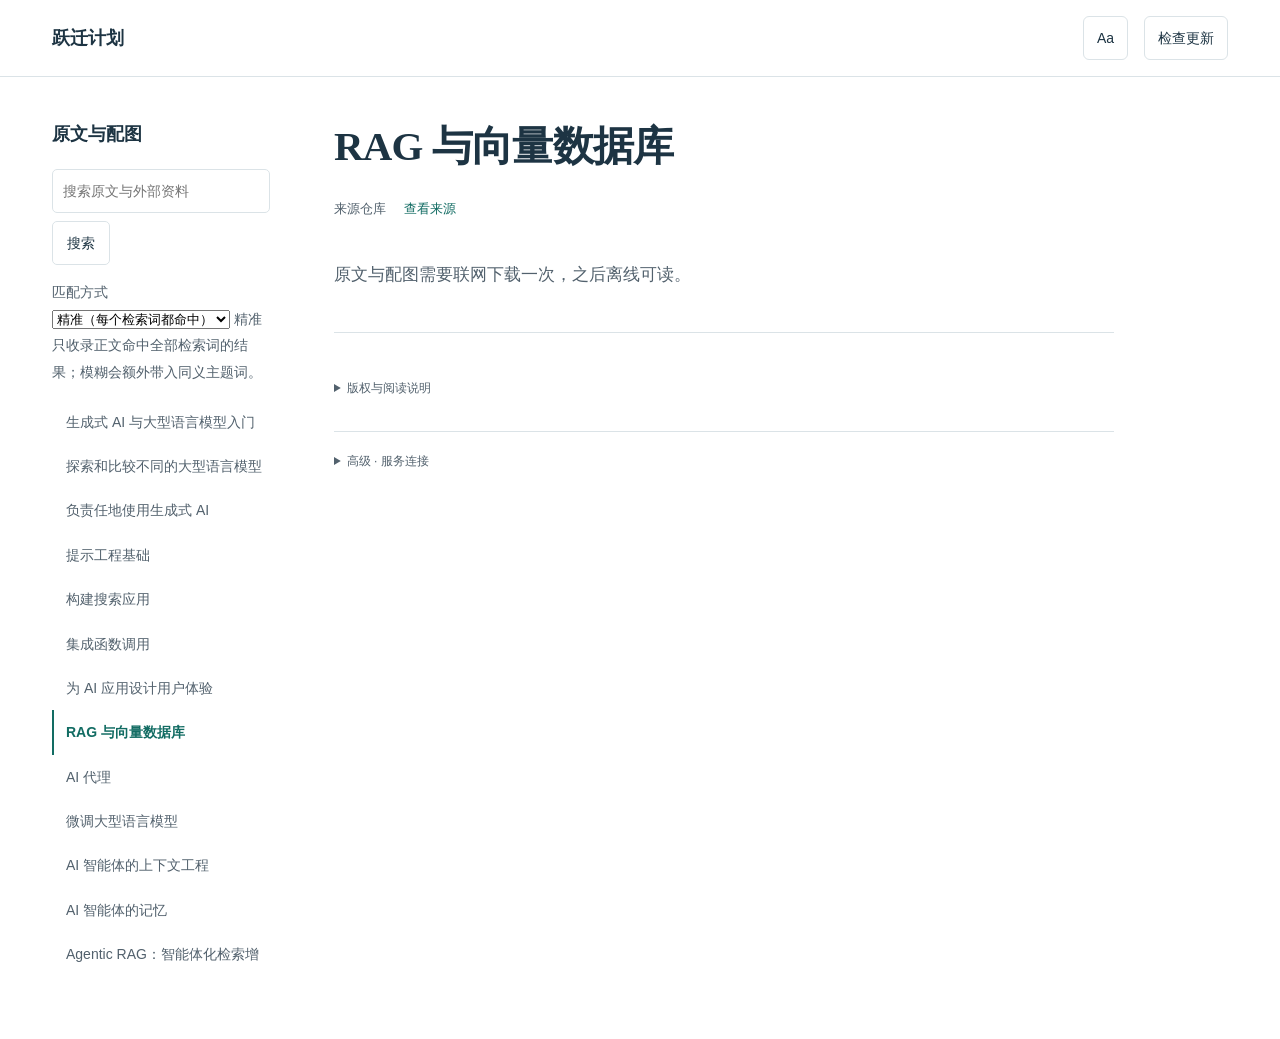
<file: yueqian-training/materials.html>
<!doctype html>
<html lang="zh-CN">
<head>
  <meta charset="utf-8">
  <meta name="viewport" content="width=device-width,initial-scale=1">
  <meta name="referrer" content="no-referrer">
  <title>原文与配图 · 跃迁计划</title>
  <link rel="icon" href="./icon-180.png">
  <script>try{var t=JSON.parse(localStorage.getItem('yueqian.v1')||'null');t=t&&t.theme;if(t==='light'||t==='dark')document.documentElement.dataset.theme=t}catch(e){}</script>
  <link rel="stylesheet" href="./external-materials.css">
  <script src="./external-catalog.js" defer></script>
  <script src="./material-services.js" defer></script>
  <script src="./content-release.js" defer></script>
  <script src="./material-search.js" defer></script>
  <script src="./external-materials.js" defer></script>
</head>
<body data-materials-root data-material-default="ms-rag">
  <a class="source-skip" href="#source-title">跳到原文</a>
  <header class="source-bar"><div class="source-bar-inner">
    <a class="source-brand" href="./index.html">跃迁计划</a>
    <div class="source-actions"><button id="materials-type" type="button" aria-label="切换大字阅读" aria-pressed="false">Aa</button><button id="materials-update" type="button">检查更新</button></div>
  </div></header>
  <div class="source-layout">
    <aside class="source-sidebar" aria-label="原文目录">
      <h2>原文与配图</h2>
      <form id="materials-search-form" class="source-search-form" role="search">
        <input id="materials-search" class="source-search" type="search" maxlength="256" placeholder="搜索原文与外部资料" aria-label="搜索原文与外部资料" aria-controls="materials-search-results">
        <button type="submit">搜索</button>
      </form>
      <p class="source-muted"><label for="materials-search-mode">匹配方式</label>
        <select id="materials-search-mode" aria-describedby="materials-search-mode-help">
          <option value="precise" selected>精准（每个检索词都命中）</option>
          <option value="fuzzy">模糊（含同义扩展）</option>
        </select>
        <span id="materials-search-mode-help">精准只收录正文命中全部检索词的结果；模糊会额外带入同义主题词。</span>
      </p>
      <nav id="materials-list" class="source-list" role="list" aria-label="选择原文"></nav>
      <div class="source-update-settings">
        <label><input type="checkbox" id="materials-automatic" checked>每天自动检查更新</label>
        <p id="materials-status" role="status" aria-live="polite">正在读取已保存的资料…</p>
      </div>
      <nav id="source-toc" class="source-toc" aria-label="本篇目录"></nav>
    </aside>
    <main class="source-article">
      <section id="materials-search-panel" class="source-search-panel" aria-labelledby="materials-search-heading" hidden>
        <div class="source-search-heading"><h2 id="materials-search-heading">搜索结果</h2><button id="materials-search-close" type="button" aria-label="收起搜索结果">收起</button></div>
        <p id="materials-search-status" role="status" aria-live="polite"></p>
        <div id="materials-search-results" role="list" aria-labelledby="materials-search-heading"></div>
      </section>
      <h1 id="source-title" tabindex="-1">原文与配图</h1>
      <div class="source-meta"><span id="source-meta">来源仓库</span><a id="source-original" target="_blank" rel="noopener noreferrer">查看来源</a><a id="source-english" target="_blank" rel="noopener noreferrer" hidden>英文原文</a></div>
      <div id="source-lead" class="source-body"></div>
      <article id="source-body" class="source-body"></article>
      <footer class="source-footer">
        <p id="source-revision"></p>
        <details><summary>版权与阅读说明</summary><p><span id="source-copyright">正文与图片来自来源仓库的开源资料，保留来源仓库的版权与翻译声明。</span>页面只调整排版，收起代码及课程封面；原文以源站为准。自动检查在本页打开或回到前台时进行，公开资料下载不包含你的学习记录。外部来源索引随资料检查下载到本机，搜索在本机完成；只有在服务连接中填写检索地址时，才会把检索词发给该服务。外部结果未经课程审核，不会自动加入课程或改变学习进度。</p><pre id="source-license"></pre></details>
        <details class="source-services">
          <summary>高级 · 服务连接</summary>
          <form id="materials-services-form">
            <label for="materials-content-url">资料库地址</label>
            <input id="materials-content-url" type="text" inputmode="url" autocomplete="off" spellcheck="false" maxlength="2048" required aria-describedby="materials-services-help">
            <label for="materials-search-url">检索地址</label>
            <input id="materials-search-url" type="text" inputmode="url" autocomplete="off" spellcheck="false" maxlength="2048" placeholder="可选，留空使用外部来源索引" aria-describedby="materials-services-help">
            <p id="materials-services-help">开发与自部署使用。填写公开 HTTPS 地址；本机预览可使用 localhost HTTP。检索地址可留空：默认在本机搜索随资料发布的外部来源索引，离线也可用。</p>
            <button id="materials-services-save" type="submit">保存连接</button>
            <p id="materials-services-status" role="status" aria-live="polite"></p>
          </form>
        </details>
      </footer>
    </main>
  </div>
  <dialog id="source-image-dialog" class="source-image-dialog" aria-label="放大原图">
    <form method="dialog"><label>缩放<input id="source-image-scale" type="range" min="1" max="4" step="0.25" value="1"></label><button type="submit">关闭</button></form>
    <div class="source-image-viewport"><img id="source-image-large" alt=""></div>
  </dialog>
  <script>
  /* 页脚只展示下载时间；版本哈希属于技术信息，不直接暴露给读者。 */
  (function(){
    function simplifyRevision(){
      var node=document.getElementById('source-revision');
      if(!node)return;
      var match=/下载于\s*(.+)$/.exec(node.textContent||'');
      var next=match?'原文下载于 '+match[1]:'';
      if(next&&node.textContent!==next)node.textContent=next;
    }
    document.addEventListener('DOMContentLoaded',function(){
      var node=document.getElementById('source-revision');
      if(node)new MutationObserver(simplifyRevision).observe(node,{childList:true,characterData:true,subtree:true});
      simplifyRevision();
    });
  })();
  </script>
  <noscript>本页需启用 JavaScript；原文来自已审核的公开来源</noscript>
</body>
</html>
</file>
<file: yueqian-training/external-materials.css>
:root { color-scheme: light dark; --source-paper: #fff; --source-canvas: #f4f6f7; --source-ink: #1d3443; --source-muted: #52616d; --source-line: #dbe3e7; --source-accent: #126c63; --source-size: 17px; }
* { box-sizing: border-box; }
html { scroll-padding-top: 24px; }
body { margin: 0; color: var(--source-ink); background: var(--source-paper); font: var(--source-size)/1.9 -apple-system, BlinkMacSystemFont, "PingFang SC", "Microsoft YaHei", sans-serif; -webkit-text-size-adjust: 100%; }
button, input { font: inherit; color: inherit; }
button, summary { cursor: pointer; }
button, a, summary { -webkit-tap-highlight-color: transparent; }
a { color: var(--source-accent); text-underline-offset: 4px; overflow-wrap: anywhere; }
button { background: transparent; }
:focus-visible { outline: 3px solid #16799c; outline-offset: 4px; }
button:disabled { opacity: .5; cursor: progress; }
.source-skip { position: absolute; top: -100px; left: 20px; z-index: 10; background: var(--source-paper); padding: 10px; }
.source-skip:focus { top: 8px; }
.source-bar { border-bottom: 1px solid var(--source-line); }
.source-bar-inner { max-width: 1240px; margin: auto; min-height: 76px; padding: 12px 32px; display: flex; justify-content: space-between; align-items: center; gap: 20px; }
.source-brand { font-size: 18px; font-weight: 650; text-decoration: none; color: var(--source-ink); }
.source-actions { display: flex; gap: 16px; align-items: center; }
.source-actions button { min-height: 44px; border: 1px solid var(--source-line); border-radius: 6px; padding: 5px 13px; font-size: 14px; }
.source-layout { display: grid; grid-template-columns: 218px minmax(0, 780px); gap: 64px; max-width: 1240px; margin: auto; padding: 40px 32px 80px; align-items: start; }
.source-sidebar { position: sticky; top: 25px; max-height: calc(100dvh - 50px); overflow-y: auto; font-size: 14px; padding: 4px; margin: -4px; }
.source-sidebar h2 { font-size: 18px; margin: 0 0 18px; }
.source-search-form { display: flex; flex-wrap: wrap; gap: 8px; margin-bottom: 14px; }
.source-search { width: 100%; min-width: 0; min-height: 44px; border: 1px solid var(--source-line); border-radius: 5px; padding: 6px 10px; background: var(--source-paper); }
.source-search-form button, .source-services button, .source-search-heading button { min-height: 44px; border: 1px solid var(--source-line); border-radius: 5px; padding: 5px 14px; font-size: 14px; }
#materials-list { display: grid; }
#materials-list button { min-height: 44px; border: 0; border-left: 2px solid transparent; text-align: left; font-size: 14px; line-height: 1.6; padding: 11px 0 11px 12px; color: var(--source-muted); }
#materials-list button[aria-current] { border-left-color: var(--source-accent); color: var(--source-accent); font-weight: 650; }
.source-update-settings { border-top: 1px solid var(--source-line); margin-top: 24px; padding-top: 20px; font-size: 12px; color: var(--source-muted); }
.source-update-settings label { display: flex; gap: 8px; min-height: 44px; align-items: center; cursor: pointer; }
.source-update-settings input { accent-color: var(--source-accent); width: 17px; height: 17px; flex: 0 0 auto; }
#materials-status { line-height: 1.7; overflow-wrap: anywhere; margin-top: 10px; }
.source-services { border-top: 1px solid var(--source-line); margin-top: 20px; padding-top: 8px; font-size: 12px; }
.source-services summary { min-height: 44px; padding: 10px 0; }
.source-services form { display: grid; gap: 8px; }
.source-services input { min-width: 0; width: 100%; min-height: 44px; border: 1px solid var(--source-line); border-radius: 5px; background: var(--source-paper); padding: 6px 8px; font-size: 13px; }
.source-services p { color: var(--source-muted); line-height: 1.7; margin: 2px 0 8px; overflow-wrap: anywhere; }
.source-services button { justify-self: start; }
.source-search-panel { border-bottom: 1px solid var(--source-line); padding-bottom: 28px; margin-bottom: 32px; }
.source-search-panel[hidden] { display: none; }
.source-search-heading { display: flex; justify-content: space-between; align-items: center; gap: 16px; }
.source-search-heading h2 { margin: 0; font-size: 24px; }
#materials-search-status { font-size: 14px; color: var(--source-muted); }
.source-search-group h3 { margin: 24px 0 8px; font-size: 17px; }
.source-search-group > p { font-size: 14px; color: var(--source-muted); }
.source-search-item { border-top: 1px solid var(--source-line); padding: 16px 0; }
.source-search-item h4 { margin: 0 0 8px; font-size: 17px; line-height: 1.6; }
.source-search-item button { border: 0; padding: 0; text-align: left; color: var(--source-accent); min-height: 44px; font-weight: 650; line-height: 1.6; }
.source-search-item p { font-size: 14px; line-height: 1.8; margin: 8px 0; overflow-wrap: anywhere; }
.source-search-item .source-result-meta { font-size: 12px; color: var(--source-muted); }
.source-toc { display: grid; border-top: 1px solid var(--source-line); padding-top: 20px; margin-top: 22px; }
.source-toc a { color: var(--source-muted); text-decoration: none; padding: 7px 0; line-height: 1.6; min-height: 36px; font-size: 12px; }
.source-article { min-width: 0; width: 100%; }
.source-article h1 { margin: 0; font: 700 clamp(29px, 3.2vw, 42px)/1.45 "Iowan Old Style", "Songti SC", "STSong", serif; letter-spacing: -.02em; }
.source-meta { display: flex; flex-wrap: wrap; gap: 18px; margin: 15px 0 32px; font-size: 13px; color: var(--source-muted); align-items: center; }
.source-meta a { min-height: 36px; display: inline-flex; align-items: center; }
.source-meta a[hidden] { display: none; }
.source-body { overflow-wrap: anywhere; }
.source-body h2, .source-body h3, .source-body h4 { line-height: 1.55; margin: 36px 0 16px; }
.source-body h2 { font-size: 25px; }
.source-body h3 { font-size: 22px; }
.source-body h4 { font-size: 18px; }
.source-body p { margin: 0 0 17px; }
.source-body ul, .source-body ol { padding-left: 1.5em; margin: 18px 0 26px; }
.source-body li { margin: 8px 0; }
.source-body figure { margin: 28px 0 35px; padding: 12px; background: #fff; border: 1px solid var(--source-line); border-radius: 7px; }
.source-body figure a { display: block; }
.source-body img { display: block; width: 100%; height: auto; }
.source-body blockquote { margin: 24px 0; padding-left: 18px; border-left: 3px solid var(--source-accent); color: var(--source-muted); }
.source-body hr { border: 0; border-top: 1px solid var(--source-line); margin: 32px 0; }
.source-code { background: var(--source-canvas); border-radius: 6px; margin: 20px 0; overflow: hidden; }
.source-code summary { min-height: 44px; padding: 8px 16px; font-size: 13px; }
.source-code pre { margin: 0; padding: 8px 16px 20px; overflow-x: auto; line-height: 1.6; font-size: 13px; }
.source-body code { font-family: "SFMono-Regular", Consolas, monospace; font-size: .85em; }
.source-table { overflow-x: auto; margin: 24px 0; }
.source-table table { width: 100%; border-collapse: collapse; font-size: .86em; }
.source-table th, .source-table td { text-align: left; vertical-align: top; min-width: 150px; border-bottom: 1px solid var(--source-line); padding: 14px 12px; }
.source-table th { background: var(--source-canvas); }
.source-footer { border-top: 1px solid var(--source-line); margin-top: 40px; padding-top: 22px; font-size: 12px; color: var(--source-muted); }
.source-footer summary { min-height: 44px; padding: 10px 0; }
.source-footer pre { white-space: pre-wrap; font: 12px/1.8 ui-monospace, monospace; }
.source-muted { color: var(--source-muted); }
.source-large { --source-size: 21px; }
.source-image-dialog { border: 1px solid var(--source-line); border-radius: 10px; width: min(1200px, 94vw); padding: 16px; color: var(--source-ink); background: var(--source-paper); }
.source-image-dialog::backdrop { background: rgb(0 0 0 / .65); }
.source-image-dialog form { display: flex; justify-content: space-between; align-items: center; gap: 16px; margin-bottom: 16px; }
.source-image-dialog label { display: flex; align-items: center; gap: 12px; font-size: 14px; }
.source-image-dialog input { width: min(35vw, 240px); accent-color: var(--source-accent); }
.source-image-dialog button { border: 1px solid var(--source-line); border-radius: 5px; min-height: 44px; padding: 6px 16px; }
.source-image-viewport { overflow: auto; max-height: 75dvh; background: #fff; }
.source-image-viewport img { display: block; max-width: none; }
/* 跟随 App 内主题（materials.html 读取 yueqian.v1 的 theme 设定 data-theme）；未设定时跟随系统。 */
:root[data-theme="light"] { color-scheme: light; }
:root[data-theme="dark"] { color-scheme: dark; --source-paper: #141a20; --source-canvas: #1d262e; --source-ink: #e2eaf0; --source-muted: #acbac5; --source-line: #35434d; --source-accent: #7cd4c6; }
@media (prefers-color-scheme: dark) { :root:not([data-theme="light"]) { --source-paper: #141a20; --source-canvas: #1d262e; --source-ink: #e2eaf0; --source-muted: #acbac5; --source-line: #35434d; --source-accent: #7cd4c6; } }
@media (max-width: 900px) { .source-layout { gap: 32px; grid-template-columns: 190px minmax(0, 1fr); padding: 32px 24px 60px; } }
@media (max-width: 680px) {
  .source-bar-inner { min-height: 64px; padding: 10px 20px; }
  .source-actions { gap: 8px; }
  .source-actions button { font-size: 13px; padding: 5px 10px; }
  .source-layout { display: flex; flex-direction: column; gap: 28px; padding: 24px 20px 50px; }
  .source-sidebar { position: static; max-height: none; width: calc(100% + 8px); overflow: visible; }
  .source-sidebar h2 { margin-bottom: 12px; }
  .source-search { font-size: 16px; }
  .source-search-form { flex-wrap: nowrap; }
  .source-search-form button { flex: 0 0 auto; }
  .source-services input { font-size: 16px; }
  #materials-list { display: flex; overflow-x: auto; padding: 4px 0 9px; gap: 15px; }
  #materials-list button { flex: 0 0 auto; border-left: 0; border-bottom: 2px solid transparent; padding: 8px 0; }
  #materials-list button[aria-current] { border-bottom-color: var(--source-accent); }
  .source-toc { display: none; }
  .source-update-settings { margin-top: 4px; padding-top: 8px; }
  #materials-status { margin: 0; }
  .source-update-settings label { min-height: 36px; }
  .source-meta { margin-bottom: 24px; gap: 14px; }
  .source-body figure { margin: 24px -4px 30px; padding: 7px; }
  .source-body h3 { font-size: 21px; }
}
</file>
